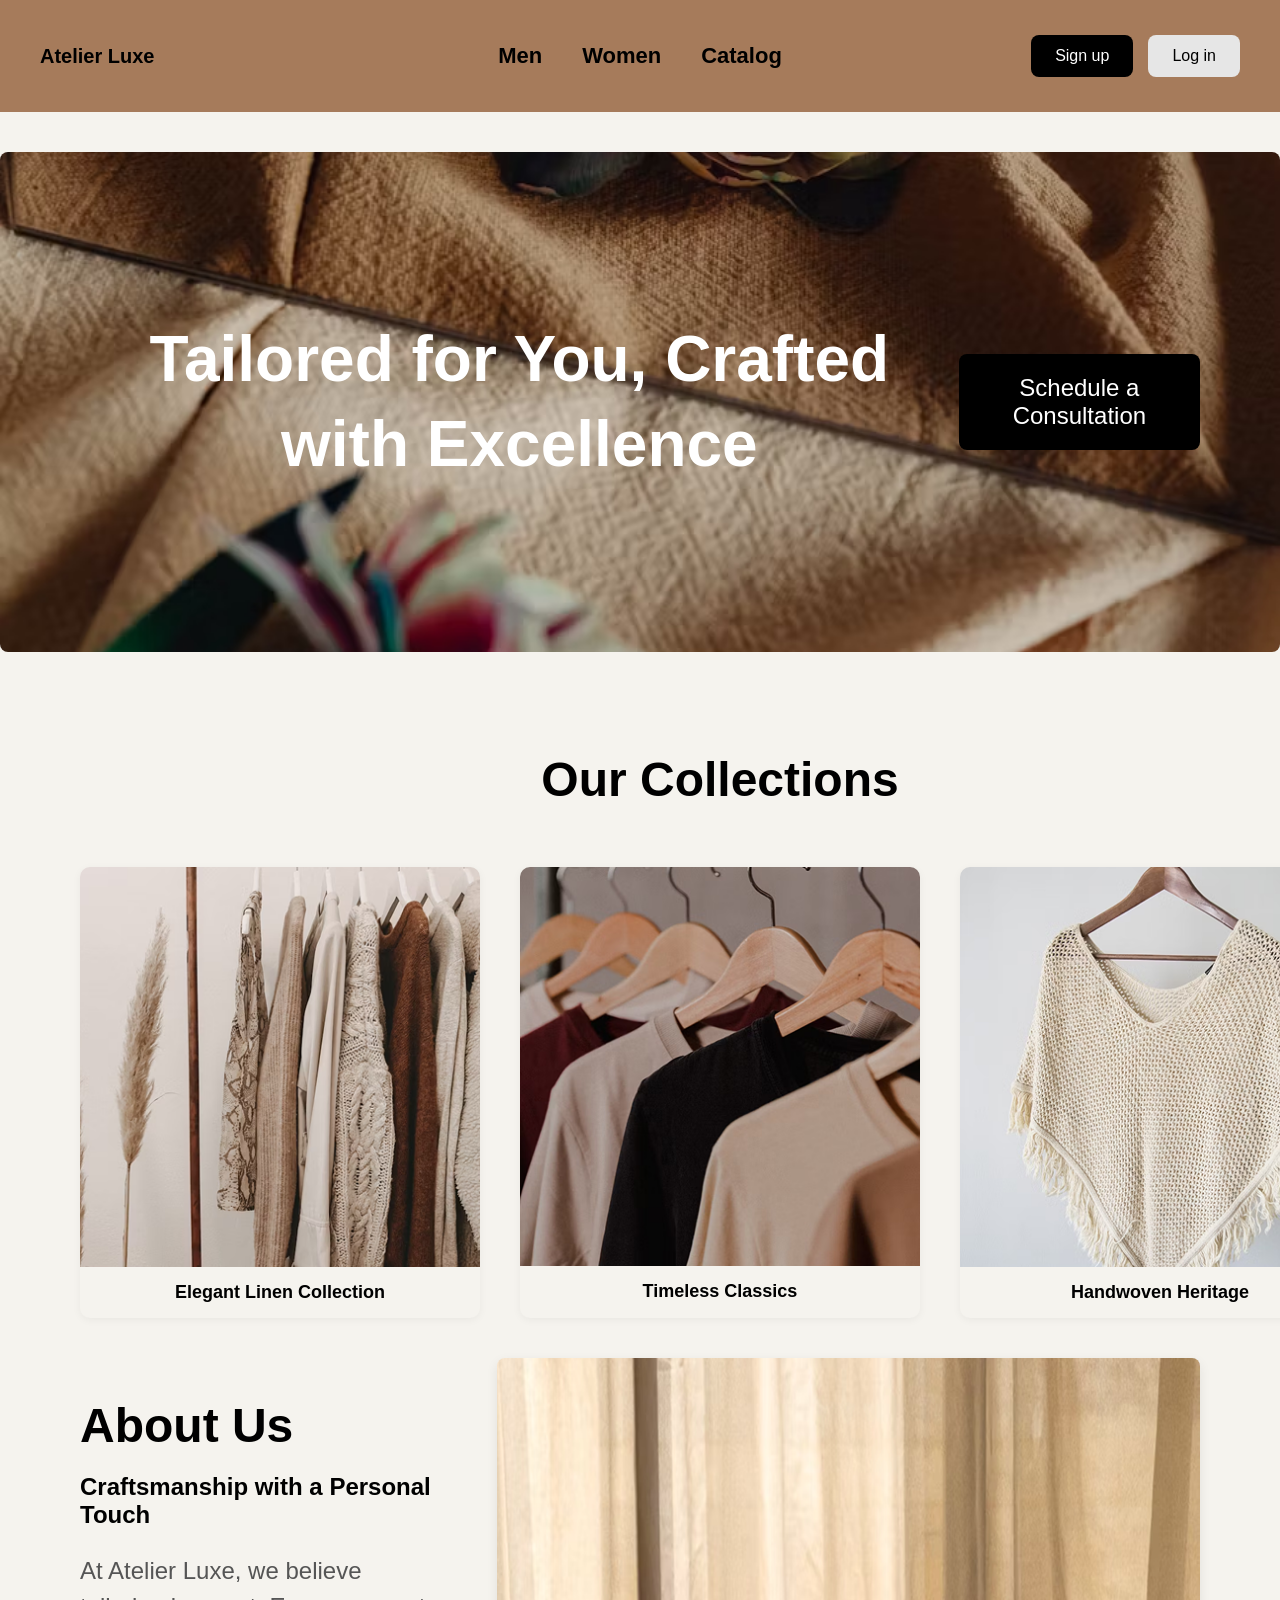
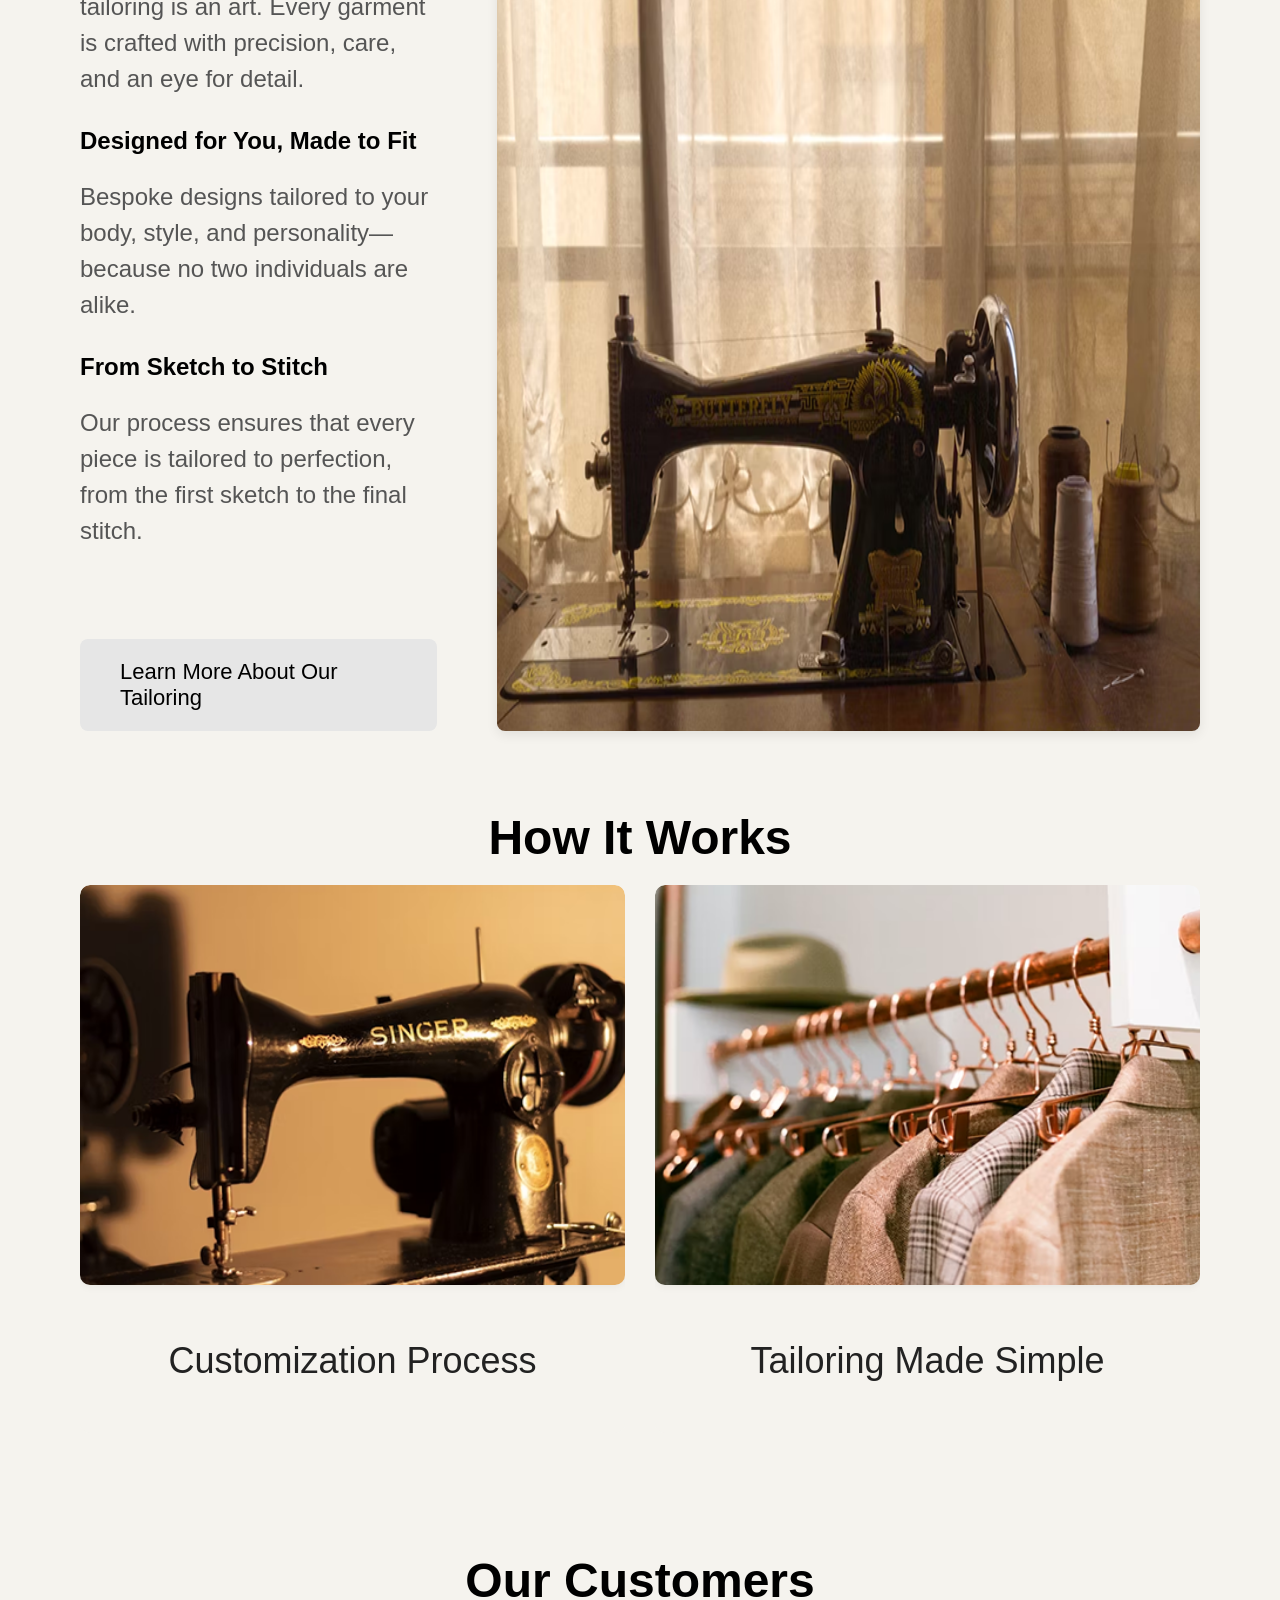
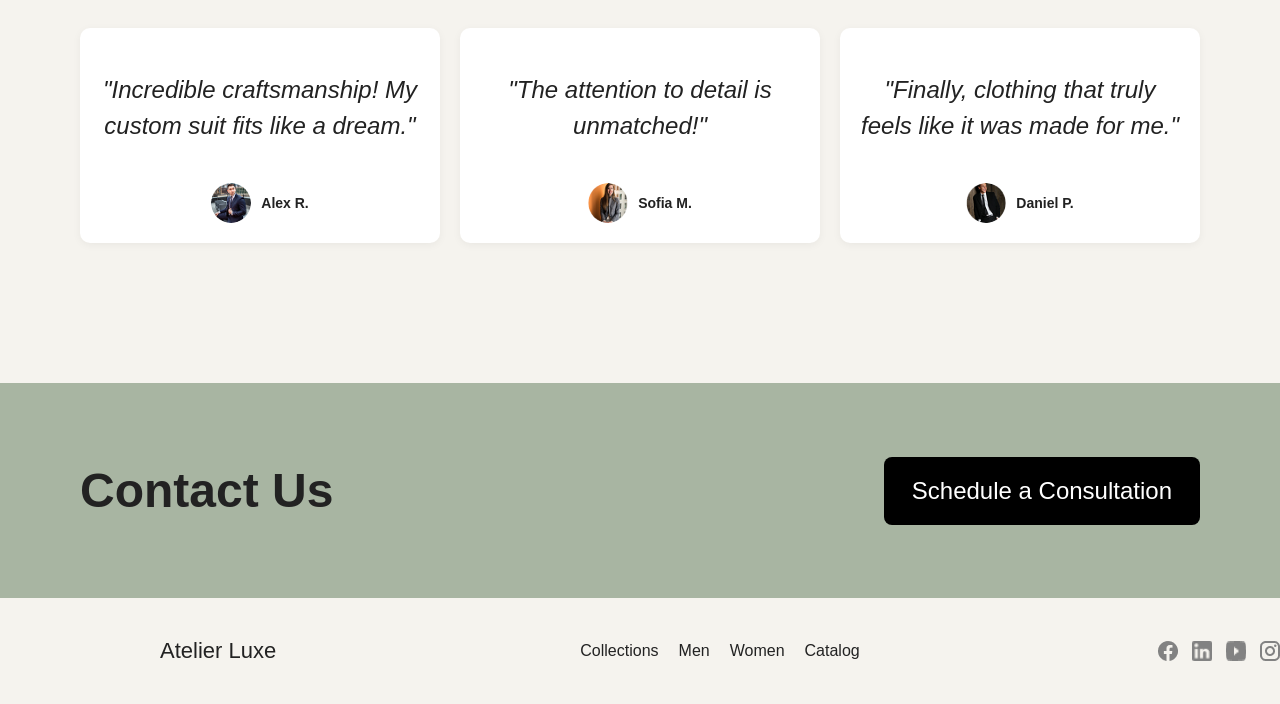
<file: Landing page/index.html>
<!DOCTYPE html>
<html lang="en">
<head>
  <meta charset="UTF-8">
  <meta name="viewport" content="width=device-width, initial-scale=1.0">
  <title>Atelier Luxe | Custom Clothing Tailored to Perfection</title>
  <meta name="description" content="Discover Atelier Luxe — expert tailoring and custom clothing designed for your style. Book your consultation today.">
  <meta name="keywords" content="Atelier Luxe, fashion, clothes, custom, clothing store near me, clothing stores, buy clothes online, fashion nova, custom offsets, custom t shirts, custom hoodies, fashion nova men, fashion clothes, clothing essentials, men's clothing, woman's clothing, trendy clothes for men">
  <link rel="stylesheet" href="styles.css">
</head>

<body>

  <header class="header">
    <div class="container header-inner">
      <div class="logo">
        <a href="index.html">Atelier Luxe</a>
      </div>
      <nav class="nav" aria-label="Main Navigation">
        <a href="catalog.html">Men</a>
        <a href="catalog.html">Women</a>
        <a href="catalog.html">Catalog</a>
      </nav>
      <div class="auth-buttons">
        <a href="signup.html" class="signup">Sign up</a>
        <a href="login.html" class="login">Log in</a>
      </div>
    </div>
  </header>

  <main>
  </main>

  <footer>
    <div class="footer-inner">
      <div class="footer-logo">Atelier Luxe</div>
      <nav class="footer-nav" aria-label="Footer Navigation">
        <a href="catalog.html">Collections</a>
        <a href="catalog.html">Men</a>
        <a href="catalog.html">Women</a>
        <a href="catalog.html">Catalog</a>
      </nav>
      <div class="social-icons">
        <img src="FB_Icon.png" alt="Visit us on Facebook">
        <img src="In_Icon.png" alt="Visit our LinkedIn profile">
        <img src="YT_Icon.png" alt="Watch us on YouTube">
        <img src="Inst_Icon.png" alt="Follow us on Instagram">
      </div>
    </div>
  </footer>

  <script src="landing.js"></script>
</body>
</html>
</file>
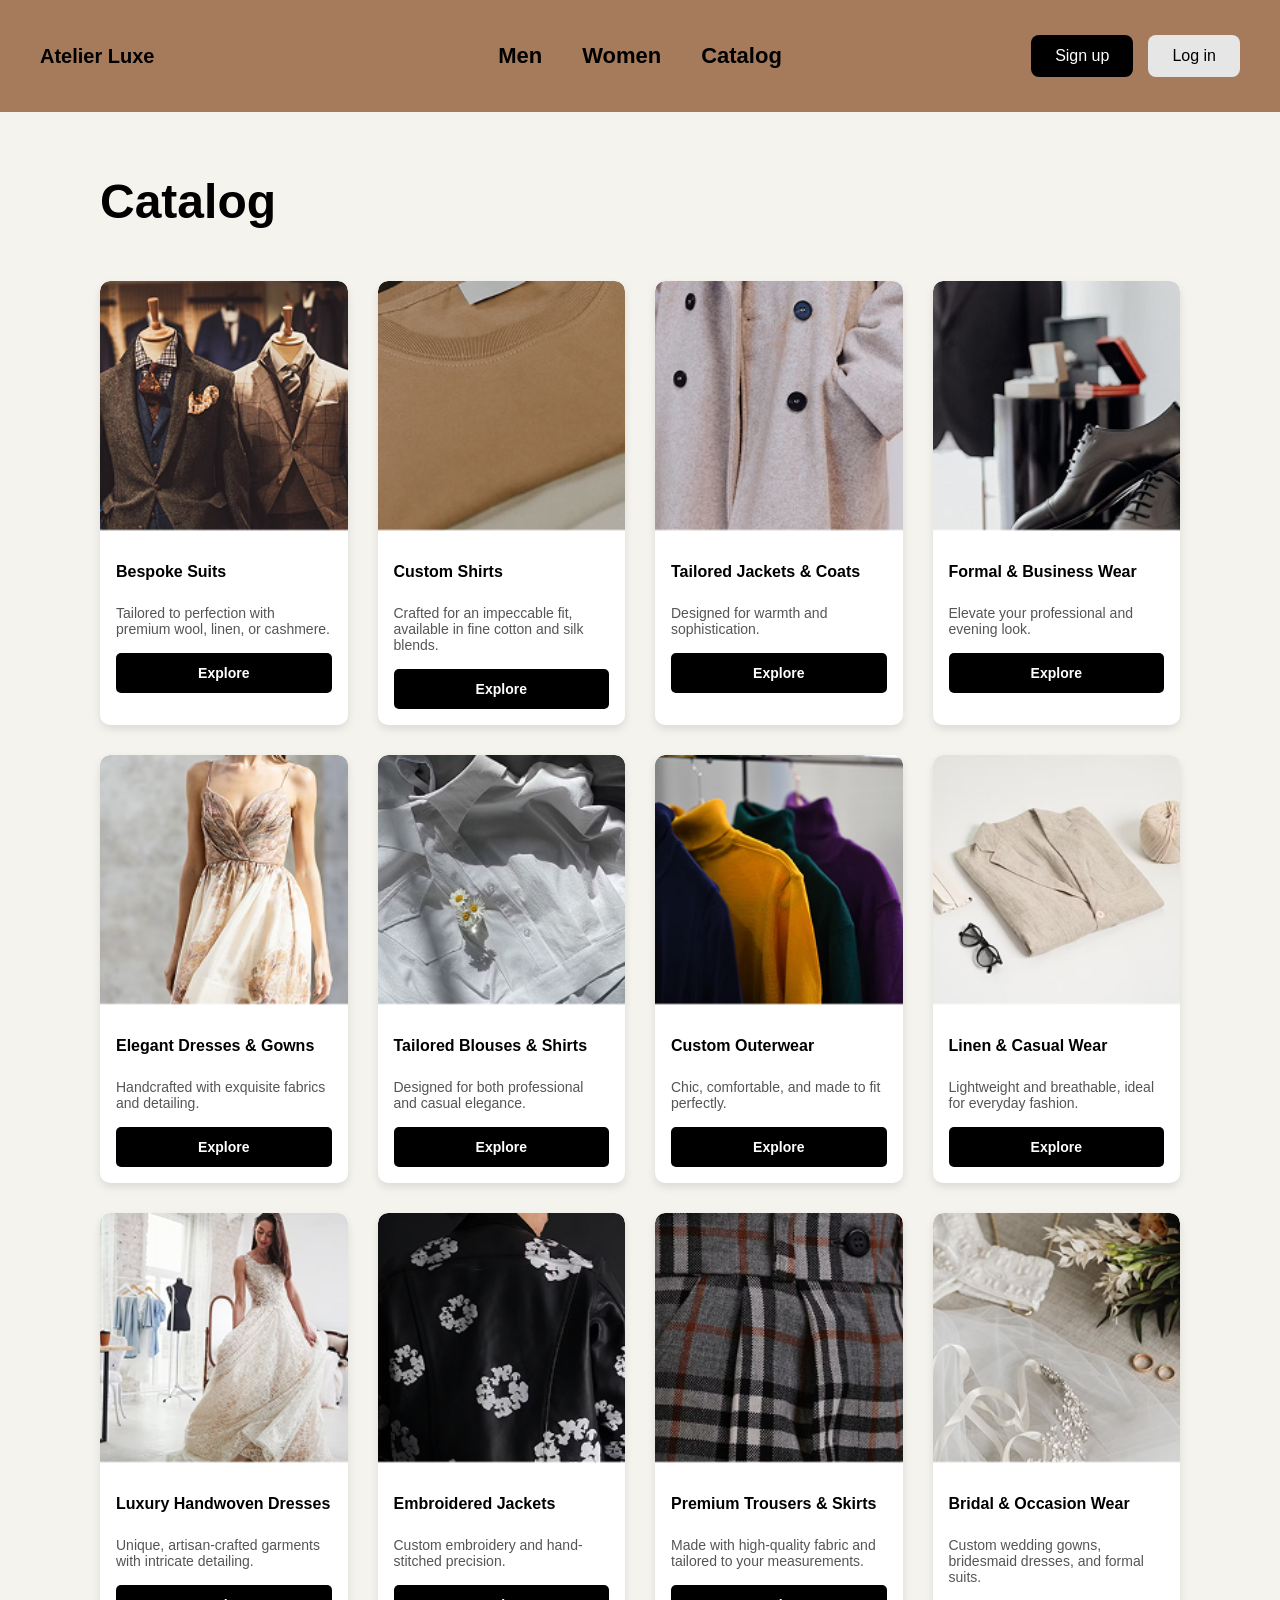
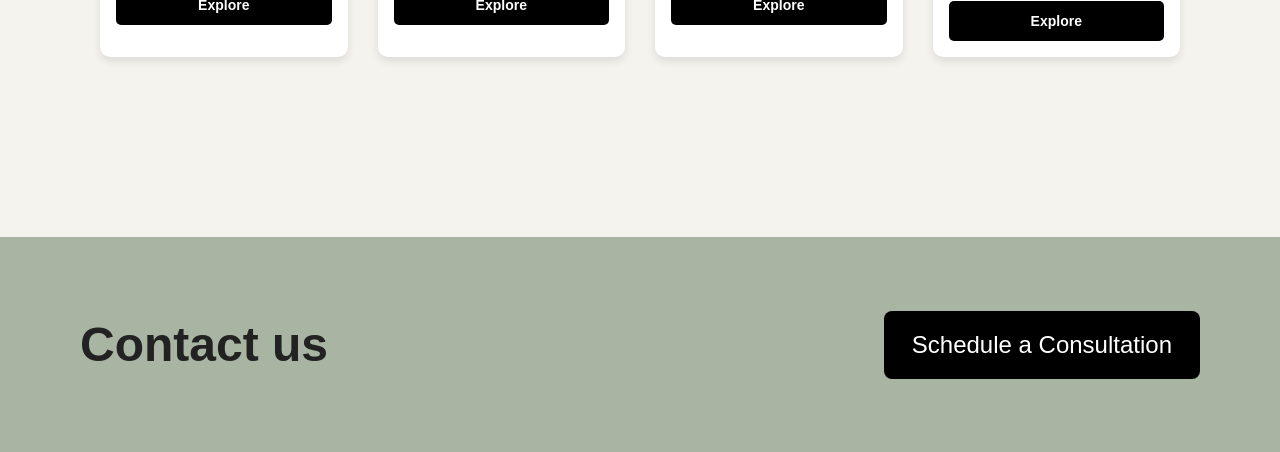
<file: Landing page/catalog.html>
<!DOCTYPE html>
<html lang="en">
<head>
  <meta charset="UTF-8" />
  <meta name="viewport" content="width=device-width, initial-scale=1.0" />
  <title>Catalog - Atelier Luxe</title>
  <link href="https://fonts.googleapis.com/css2?family=Poppins:wght@400;500;700&display=swap" rel="stylesheet" />
  <link rel="stylesheet" href="styles.css" />
</head>
<body>
  <header class="header">
    <div class="container header-inner">
      <div class="logo">
        <a href="index.html">Atelier Luxe</a>
      </div>
      <nav class="nav">
        <a href="catalog.html">Men</a>
        <a href="catalog.html">Women</a>
        <a href="catalog.html">Catalog</a>
      </nav>
      <div class="auth-buttons">
        <a href="signup.html" class="signup">Sign up</a>
        <a href="login.html" class="login">Log in</a>
      </div>
    </div>
  </header>

  <div class="main-title"><h1>Catalog</h1></div>

  <div class="blog-container">
  </div>

  <section class="contact">
    <div class="contact-inner">
      <h2>Contact us</h2>
      <a href="contactus.html" class="primary-btn">Schedule a Consultation</a>
    </div>
  </section>
  <script src="catalog.js"></script>
</body>
</html>
</file>
<file: Landing page/styles.css>
.signup-container {
  display: flex;
  flex-direction: column;
  min-height: 100vh;
  height: 100dvh;
  background-color: #F5F3EE;
  overflow: hidden;
}
.signup-container .signup-form {
  width: 100%;
  max-width: 500px;
  margin: 0 auto;
  padding: 40px 20px;
  display: flex;
  flex-direction: column;
  justify-content: center;
}
.signup-container .signup-form h2 {
  font-size: 1.5rem;
  color: #333;
  margin-bottom: 20px;
  text-align: center;
}
.signup-container .signup-form form {
  display: flex;
  flex-direction: column;
}
.signup-container .signup-form form label {
  margin: 10px 0 5px;
  font-size: 0.9rem;
  color: #333;
}
.signup-container .signup-form form input[type=text],
.signup-container .signup-form form input[type=email],
.signup-container .signup-form form input[type=password] {
  padding: 10px;
  border: 1px solid #ccc;
  border-radius: 5px;
  font-size: 1rem;
  background: #F5F3EE;
  margin-bottom: 10px;
}
.signup-container .signup-form form .checkbox-label {
  display: flex;
  align-items: center;
  font-size: 0.85rem;
  margin: 10px 0;
}
.signup-container .signup-form form .checkbox-label input {
  margin-right: 8px;
}
.signup-container .signup-form form .checkbox-label a {
  color: #A67B5B;
  text-decoration: underline;
}
.signup-container .signup-form form .signup-btn {
  padding: 10px 20px;
  background-color: #A8B5A2;
  color: #fff;
  border: none;
  border-radius: 4px;
  cursor: pointer;
  font-size: 1rem;
  padding: 12px;
  margin-top: 10px;
  text-transform: capitalize;
  font-weight: bold;
}
.signup-container .signup-form .signup-btn:hover {
  background: #ccc;
}
.signup-container .signup-form .divider {
  display: flex;
  align-items: center;
  margin: 20px 0;
}
.signup-container .signup-form .divider::before, .signup-container .signup-form .divider::after {
  content: "";
  flex: 1;
  height: 1px;
  background: #ccc;
}
.signup-container .signup-form .divider span {
  padding: 0 10px;
  color: #333;
  font-size: 0.85rem;
}
.signup-container .signup-form .social-buttons {
  display: flex;
  flex-direction: column;
  gap: 10px;
}
.signup-container .signup-form .social-buttons button {
  width: 100%;
  padding: 10px;
  font-size: 0.9rem;
  border-radius: 5px;
  border: 1px solid #ccc;
  cursor: pointer;
  background: #fff;
  color: #333;
  transition: 0.3s ease;
}
.signup-container .signup-form .social-buttons button:hover {
  background: #ccc;
}
.signup-container .signup-form .login-prompt {
  margin-top: 20px;
  font-size: 0.9rem;
  color: #555;
  text-align: center;
}
.signup-container .signup-form .login-prompt a {
  color: #333;
  text-decoration: underline;
}
.signup-container .signup-image {
  display: none;
}

@media (min-width: 768px) {
  .signup-container .signup-form {
    padding: 60px 40px;
    max-width: 500px;
    margin: 0 auto;
  }
  .signup-container .signup-form h2 {
    font-size: 1.75rem;
  }
  .signup-container .signup-form .social-buttons {
    flex-direction: row;
    gap: 10px;
  }
  .signup-container .signup-form .social-buttons button {
    flex: 1;
  }
}
@media (min-width: 1024px) {
  .signup-container {
    flex-direction: row;
  }
  .signup-container .signup-form {
    flex: 1;
    padding: 80px 40px;
    margin-left: 100px;
    max-width: 600px;
  }
  .signup-container .signup-form h2 {
    font-size: 2rem;
  }
  .signup-container .signup-form .signup-btn {
    font-size: 1.1rem;
  }
  .signup-container .signup-form .divider {
    margin: 30px 0;
  }
  .signup-container .signup-image {
    display: block;
    flex: 1;
    overflow: hidden;
  }
  .signup-container .signup-image img {
    width: 100%;
    height: 100%;
    -o-object-fit: cover;
       object-fit: cover;
    -o-object-position: center;
       object-position: center;
    transform: translateX(13%);
    border-top-left-radius: 40px;
    border-bottom-left-radius: 40px;
    display: block;
  }
}
.login-container {
  display: flex;
  flex-direction: column;
  min-height: 100vh;
  height: 100dvh;
  background-color: #F5F3EE;
  overflow: hidden;
}
.login-container .login-form {
  width: 100%;
  max-width: 500px;
  margin: 0 auto;
  padding: 40px 20px;
  display: flex;
  flex-direction: column;
  justify-content: center;
}
.login-container .login-form h2 {
  font-size: 1.5rem;
  color: #333;
  margin-bottom: 20px;
  text-align: center;
}
.login-container .login-form form {
  display: flex;
  flex-direction: column;
}
.login-container .login-form form label {
  margin: 10px 0 5px;
  font-size: 0.9rem;
  color: #333;
}
.login-container .login-form form input[type=email],
.login-container .login-form form input[type=password] {
  padding: 10px;
  border: 1px solid #ccc;
  border-radius: 5px;
  font-size: 1rem;
  background: #F5F3EE;
  margin-bottom: 10px;
}
.login-container .login-form form .checkbox-label {
  display: flex;
  align-items: center;
  font-size: 0.85rem;
  margin: 10px 0;
}
.login-container .login-form form .checkbox-label input {
  margin-right: 8px;
}
.login-container .login-form form .checkbox-label a {
  color: #A67B5B;
  text-decoration: underline;
}
.login-container .login-form form .login-btn {
  padding: 10px 20px;
  background-color: #A8B5A2;
  color: #fff;
  border: none;
  border-radius: 4px;
  cursor: pointer;
  font-size: 1rem;
  padding: 12px;
  margin-top: 10px;
  text-transform: capitalize;
  font-weight: bold;
}
.login-container .login-form .login-btn:hover {
  background: #ccc;
}
.login-container .login-form .divider {
  display: flex;
  align-items: center;
  margin: 20px 0;
}
.login-container .login-form .divider::before, .login-container .login-form .divider::after {
  content: "";
  flex: 1;
  height: 1px;
  background: #ccc;
}
.login-container .login-form .divider span {
  padding: 0 10px;
  color: #333;
  font-size: 0.85rem;
}
.login-container .login-form .social-buttons {
  display: flex;
  flex-direction: column;
  gap: 10px;
}
.login-container .login-form .social-buttons button {
  width: 100%;
  padding: 10px;
  font-size: 0.9rem;
  border-radius: 5px;
  border: 1px solid #ccc;
  cursor: pointer;
  background: #fff;
  color: #333;
  transition: 0.3s ease;
}
.login-container .login-form .social-buttons button:hover {
  background: #ccc;
}
.login-container .login-form .signup-prompt {
  margin-top: 20px;
  font-size: 0.9rem;
  color: #555;
  text-align: center;
}
.login-container .login-form .signup-prompt a {
  color: #333;
  text-decoration: underline;
}
.login-container .login-image {
  display: none;
}

@media (min-width: 768px) {
  .login-container .login-form {
    padding: 60px 40px;
    max-width: 500px;
    margin: 0 auto;
  }
  .login-container .login-form h2 {
    font-size: 1.75rem;
  }
  .login-container .login-form .social-buttons {
    flex-direction: row;
    gap: 10px;
  }
  .login-container .login-form .social-buttons button {
    flex: 1;
  }
}
@media (min-width: 1024px) {
  .login-container {
    flex-direction: row;
  }
  .login-container .login-form {
    flex: 1;
    padding: 80px 40px;
    margin-left: 100px;
    max-width: 600px;
  }
  .login-container .login-form h2 {
    font-size: 2rem;
  }
  .login-container .login-form .login-btn {
    font-size: 1.1rem;
  }
  .login-container .login-form .divider {
    margin: 30px 0;
  }
  .login-container .login-image {
    display: block;
    flex: 1;
    overflow: hidden;
  }
  .login-container .login-image img {
    width: 100%;
    height: 100%;
    -o-object-fit: cover;
       object-fit: cover;
    -o-object-position: center;
       object-position: center;
    transform: translateX(13%);
    border-top-left-radius: 40px;
    border-bottom-left-radius: 40px;
    display: block;
  }
}
.contact-container {
  display: flex;
  flex-direction: column;
  min-height: 100vh;
  height: 100dvh;
  background-color: #F5F3EE;
  overflow: hidden;
}
.contact-container .contact-image {
  display: none;
}
.contact-container .contact-form {
  width: 100%;
  max-width: 500px;
  margin: 0 auto;
  padding: 40px 20px;
  display: flex;
  flex-direction: column;
  justify-content: center;
}
.contact-container .contact-form h2 {
  font-size: 1.5rem;
  color: #333;
  margin-bottom: 20px;
  text-align: center;
}
.contact-container .contact-form form {
  display: flex;
  flex-direction: column;
}
.contact-container .contact-form form label {
  margin: 10px 0 5px;
  font-size: 0.9rem;
  color: #333;
}
.contact-container .contact-form form input[type=text],
.contact-container .contact-form form input[type=email] {
  padding: 10px;
  border: 1px solid #ccc;
  border-radius: 5px;
  font-size: 1rem;
  background: #F5F3EE;
  margin-bottom: 10px;
}
.contact-container .contact-form form .contact-btn {
  padding: 10px 20px;
  background-color: #A8B5A2;
  color: #fff;
  border: none;
  border-radius: 4px;
  cursor: pointer;
  font-size: 1rem;
  padding: 12px;
  margin-top: 10px;
  text-transform: capitalize;
  font-weight: bold;
}
.contact-container .contact-form form .contact-btn:hover {
  background: #ccc;
}
.contact-container .contact-form .back-link {
  margin-top: 10px;
  color: #333;
  text-decoration: underline;
  font-size: 0.9rem;
  text-align: center;
}

@media (min-width: 768px) {
  .contact-container .contact-form {
    padding: 60px 40px;
    max-width: 500px;
    margin: 0 auto;
  }
  .contact-container .contact-form h2 {
    font-size: 1.75rem;
  }
  .contact-container .contact-form form .contact-btn {
    font-size: 1.05rem;
  }
}
@media (min-width: 1024px) {
  .contact-container {
    flex-direction: row;
  }
  .contact-container .contact-image {
    display: block;
    flex: 1;
    overflow: hidden;
  }
  .contact-container .contact-image img {
    width: 100%;
    height: 100%;
    -o-object-fit: cover;
       object-fit: cover;
    -o-object-position: center;
       object-position: center;
    transform: translateX(-13%);
    border-top-right-radius: 40px;
    border-bottom-right-radius: 40px;
    display: block;
  }
  .contact-container .contact-form {
    flex: 1;
    padding: 80px 40px;
    margin-right: 100px;
    max-width: 600px;
  }
  .contact-container .contact-form h2 {
    font-size: 2rem;
  }
  .contact-container .contact-form form .contact-btn {
    font-size: 1.1rem;
  }
}
.info-page {
  width: 100%;
  margin: 30px auto;
  padding: 0 20px;
  font-family: "Lato", sans-serif;
  color: #333;
  background-color: #F5F3EE;
}
.info-page .info-section {
  margin-bottom: 30px;
}
.info-page .info-section h2 {
  font-size: 1.4rem;
  margin-bottom: 12px;
  color: #333;
}
.info-page .info-section p, .info-page .info-section li {
  font-size: 0.95rem;
  color: #555;
  line-height: 1.5;
}
.info-page .info-section ul, .info-page .info-section ol {
  margin: 0;
  padding-left: 1.2rem;
  list-style-position: outside;
}
.info-page .info-section ul li, .info-page .info-section ol li {
  padding-left: 0.4rem;
  text-indent: -0.4rem;
  margin-bottom: 6px;
  line-height: 1.5;
}
.info-page .info-section .faq p {
  margin-bottom: 15px;
}
.info-page .contact-block {
  padding: 20px;
  border-radius: 8px;
  background: #F5F3EE;
}
.info-page .contact-block h2 {
  margin-bottom: 8px;
}
.info-page .contact-block p {
  margin-bottom: 15px;
  color: #555;
}
.info-page .contact-block .contact-details {
  display: flex;
  flex-direction: column;
  gap: 15px;
}
.info-page .contact-block .contact-details .contact-text {
  width: 100%;
}
.info-page .contact-block .contact-details ul {
  margin: 0;
  padding: 0;
  line-height: 1.6;
  font-size: 0.9rem;
  list-style-type: disc;
  list-style-position: inside;
}
.info-page .contact-block .contact-details .primary-btn {
  width: 100%;
  text-align: center;
  margin-top: 10px;
  text-decoration: none;
}

@media (min-width: 768px) {
  .info-page {
    max-width: 800px;
    margin: 40px auto;
    padding: 0 30px;
  }
  .info-page .info-section {
    margin-bottom: 35px;
  }
  .info-page .info-section h2 {
    font-size: 1.6rem;
    margin-bottom: 14px;
  }
  .info-page .info-section p, .info-page .info-section li {
    font-size: 0.98rem;
    line-height: 1.55;
  }
  .info-page .info-section ul, .info-page .info-section ol {
    padding-left: 1.4rem;
  }
  .info-page .info-section ul li, .info-page .info-section ol li {
    padding-left: 0.45rem;
    text-indent: -0.45rem;
    margin-bottom: 7px;
  }
  .info-page .info-section .faq p {
    margin-bottom: 18px;
  }
  .info-page .contact-block {
    padding: 25px;
    border-radius: 9px;
  }
  .info-page .contact-block .contact-details {
    flex-direction: row;
    flex-wrap: wrap;
    gap: 20px;
  }
  .info-page .contact-block .contact-details .contact-text {
    flex: 1 1 60%;
  }
  .info-page .contact-block .contact-details .primary-btn {
    width: auto;
    margin-top: 0;
  }
}
@media (min-width: 1024px) {
  .info-page {
    max-width: 900px;
    margin: 60px auto;
    padding: 0 40px;
  }
  .info-page .info-section {
    margin-bottom: 40px;
  }
  .info-page .info-section h2 {
    font-size: 1.7rem;
    margin-bottom: 15px;
  }
  .info-page .info-section p, .info-page .info-section li {
    font-size: 1rem;
    line-height: 1.6;
  }
  .info-page .info-section ul, .info-page .info-section ol {
    padding-left: 1.5rem;
  }
  .info-page .info-section ul li, .info-page .info-section ol li {
    padding-left: 0.5rem;
    text-indent: -0.5rem;
    margin-bottom: 8px;
  }
  .info-page .info-section .faq p {
    margin-bottom: 20px;
  }
  .info-page .contact-block {
    padding: 30px;
    border-radius: 10px;
  }
  .info-page .contact-block .contact-details {
    justify-content: space-between;
    align-items: flex-start;
    flex-wrap: nowrap;
  }
  .info-page .contact-block .contact-details .contact-text {
    flex: 1 1 60%;
  }
  .info-page .contact-block .contact-details .primary-btn {
    transform: translateY(4px);
    height: -moz-fit-content;
    height: fit-content;
    white-space: nowrap;
  }
}
body {
  margin: 0;
  font-family: "Lato", sans-serif;
}

.header {
  display: flex;
  flex-direction: column;
  padding: 20px;
  background: #fff;
}
.header .logo {
  font-weight: bold;
  font-size: 18px;
  color: #000;
  margin-bottom: 15px;
}
.header .nav-links {
  display: flex;
  flex-direction: column;
  gap: 10px;
  font-size: 16px;
}
.header .nav-links a {
  text-decoration: none;
  color: #000;
}

.divider {
  border: none;
  border-top: 1px solid #ccc;
  margin: 0;
}

.main-title {
  display: flex;
  flex-direction: column;
  align-items: flex-start;
  margin-top: 20px;
  font-size: 20px;
  padding: 10px 20px 20px;
}
.main-title .see-all-button {
  background: #fff;
  border: 1px solid #000;
  padding: 6px 12px;
  border-radius: 5px;
  cursor: pointer;
  font-size: 14px;
  font-weight: bold;
  margin-top: 10px;
}
.main-title .see-all-button:hover {
  background: #E6E6E6;
}

.blog-container {
  display: grid;
  grid-template-columns: 1fr;
  gap: 20px;
  padding: 0 20px 40px;
}

.blog-card {
  background: #fff;
  border-radius: 10px;
  box-shadow: 0 4px 8px rgba(0, 0, 0, 0.1);
  overflow: hidden;
  transition: transform 0.2s;
}
.blog-card:hover {
  transform: translateY(-4px);
}
.blog-card .blog-img img {
  width: 100%;
  height: 200px;
  -o-object-fit: cover;
     object-fit: cover;
  display: block;
  border-top-left-radius: 10px;
  border-top-right-radius: 10px;
}
.blog-card .blog-content {
  display: flex;
  flex-direction: column;
  justify-content: space-between;
  padding: 16px;
}
.blog-card .blog-content p {
  font-size: 14px;
  color: #555;
  margin-bottom: 8px;
}
.blog-card .blog-content .blog-title {
  font-size: 16px;
  font-weight: bold;
  margin-bottom: 10px;
  color: #000;
}
.blog-card .blog-content .blog-button {
  width: 100%;
  background: #000;
  color: #fff;
  margin-top: 8px;
  padding: 12px;
  border-radius: 5px;
  text-decoration: none;
  font-weight: bold;
  border: none;
  cursor: pointer;
  text-align: center;
  font-size: 14px;
}
.blog-card .blog-content .blog-button:hover {
  background: #333;
}

.footer-cta {
  background: #A8B5A2;
  padding: 40px 20px;
  display: flex;
  flex-direction: column;
  gap: 20px;
  text-align: center;
}
.footer-cta h2 {
  font-size: 20px;
  margin: 0;
  color: #222;
}
.footer-cta .blog-button {
  width: auto;
  background: #000;
  color: #fff;
  padding: 12px 16px;
  font-size: 14px;
  font-weight: bold;
  border-radius: 5px;
  border: none;
  cursor: pointer;
  text-decoration: none;
  margin: 0 auto;
}
.footer-cta .blog-button:hover {
  background: #333;
}

@media (min-width: 768px) {
  .header {
    flex-direction: row;
    justify-content: space-between;
    align-items: center;
    padding: 20px 40px;
  }
  .header .logo {
    margin-bottom: 0;
    font-size: 20px;
  }
  .header .nav-links {
    flex-direction: row;
    gap: 20px;
    font-size: 16px;
  }
  .main-title {
    flex-direction: row;
    justify-content: space-between;
    align-items: center;
    padding: 10px 40px 20px;
    font-size: 22px;
  }
  .main-title .see-all-button {
    margin-top: 0;
    font-size: 16px;
    padding: 8px 16px;
  }
  .blog-container {
    grid-template-columns: repeat(2, 1fr);
    gap: 25px;
    padding: 0 40px 60px;
  }
  .blog-card .blog-img img {
    height: 220px;
  }
  .footer-cta {
    flex-direction: row;
    justify-content: space-between;
    align-items: center;
    padding: 50px 40px;
    text-align: left;
  }
  .footer-cta h2 {
    font-size: 22px;
  }
  .footer-cta .blog-button {
    font-size: 16px;
    padding: 14px 18px;
  }
}
@media (min-width: 1024px) {
  .header {
    padding: 20px 100px;
  }
  .header .nav-links {
    gap: 40px;
  }
  .main-title {
    padding: 10px 100px 20px;
    font-size: 24px;
  }
  .blog-container {
    grid-template-columns: repeat(4, 1fr);
    gap: 30px;
    padding: 0 100px 80px;
  }
  .blog-card .blog-img img {
    height: 250px;
  }
  .footer-cta {
    padding: 60px 100px;
  }
  .footer-cta h2 {
    font-size: 24px;
  }
  .footer-cta .blog-button {
    padding: 16px 20px;
  }
}
html {
  scrollbar-width: none;
  -ms-overflow-style: none;
}

html::-webkit-scrollbar {
  display: none;
}

body {
  font-family: "Lato", sans-serif;
  margin: 0;
  padding: 0;
  background: #F5F3EE;
  width: 100vw;
  overflow-x: hidden;
}

.container {
  width: 100%;
  padding: 0 20px;
  box-sizing: border-box;
}

.header {
  background-color: #A67B5B;
  width: 100%;
  box-sizing: border-box;
  position: sticky;
  top: 0;
  z-index: 1000;
}

.header-inner {
  width: 100%;
  max-width: 1280px;
  margin: 0 auto;
  padding: 25px 80px;
  display: flex;
  justify-content: space-between;
  align-items: center;
}

.logo {
  flex: 1;
  font-size: 24px;
  font-weight: 600;
  color: #000;
}

.nav {
  display: flex;
  gap: 30px;
  justify-content: center;
  flex: 2;
}

.header .nav a {
  font-weight: 600;
  font-size: 18px;
}

.nav a {
  text-decoration: none;
  color: #000;
  font-size: 18px;
  font-weight: 500;
}

.auth-buttons {
  display: flex;
  gap: 15px;
  flex: 1;
  justify-content: flex-end;
}

.signup, .login {
  padding: 10px 20px;
  border: none;
  border-radius: 8px;
  font-size: 14px;
  cursor: pointer;
  transition: background-color 0.3s ease, transform 0.3s ease;
  width: 100%;
  text-align: center;
}

.signup {
  background-color: #000;
  color: #fff;
}

.signup:hover {
  background-color: #333;
  transform: scale(1.05);
}

.login {
  background-color: #E6E6E6;
  color: #000;
}

.login:hover {
  background-color: #ccc;
  transform: scale(1.05);
}

.hero {
  position: relative;
  width: 100%;
  margin: 20px auto;
  border-radius: 8px;
  overflow: hidden;
  background: url("hero.png") no-repeat center center/cover;
  height: 400px;
  display: flex;
  align-items: center;
  padding: 0 20px;
  color: #fff;
  transition: transform 0.3s ease;
}

.hero:hover {
  transform: scale(1.02);
}

.hero-content {
  max-width: 100%;
  padding-left: 0;
  animation: fadeIn 1s ease-in-out;
  text-align: center;
}

.hero h1 {
  font-size: 32px;
  font-weight: 700;
  line-height: 1.2;
}

.primary-btn {
  background-color: #000;
  color: #fff;
  font-size: 16px;
  padding: 12px 20px;
  border: none;
  border-radius: 8px;
  cursor: pointer;
  transition: background-color 0.3s ease;
  display: inline-block;
  text-align: center;
}

.primary-btn:hover {
  background-color: #333;
}

.collections {
  padding: 20px 0 40px 0;
  background-color: #F5F3EE;
}

.collections-content {
  width: 100%;
  max-width: 1280px;
  margin: 0 auto;
  padding: 0 80px;
  display: flex;
  flex-direction: column;
  gap: 20px;
}

.collections-content h2 {
  font-size: 36px;
  font-weight: 700;
  margin-bottom: 40px;
  text-align: center;
}

.collection-cards {
  display: flex;
  flex-direction: column;
  gap: 20px;
}

.collection-card {
  width: 100%;
  background-color: #F5F3EE;
  border-radius: 10px;
  overflow: hidden;
  box-shadow: 0 2px 8px rgba(0, 0, 0, 0.05);
  text-align: center;
  transition: transform 0.3s ease, box-shadow 0.3s ease;
  cursor: pointer;
}

.collection-card:hover {
  transform: translateY(-8px);
  box-shadow: 0 8px 20px rgba(0, 0, 0, 0.1);
}

.collection-card img {
  width: 100%;
  height: auto;
  display: block;
}

.collection-card h3 {
  font-size: 18px;
  font-weight: 600;
  margin: 15px 0;
}

.about-section {
  display: flex;
  flex-direction: column;
  gap: 30px;
  background-color: #F5F3EE;
  padding: 0 20px;
  box-sizing: border-box;
}

.about-text h2 {
  font-size: 28px;
  font-weight: 700;
  margin-bottom: 20px;
  text-align: center;
}
.about-text h3 {
  font-size: 20px;
  font-weight: 600;
  margin-top: 15px;
  margin-bottom: 8px;
}
.about-text p {
  font-size: 16px;
  color: #555;
  line-height: 1.5;
  margin-bottom: 20px;
}

.secondary-btn {
  margin-top: 40px;
  padding: 16px 32px;
  background-color: #E6E6E6;
  color: #000;
  border: none;
  border-radius: 8px;
  font-size: 18px;
  font-weight: 500;
  cursor: pointer;
  transition: all 0.3s ease;
  display: inline-block;
}

.secondary-btn:hover {
  background-color: #ccc;
  transform: translateY(-2px);
}

.about-section img {
  width: 100%;
  border-radius: 8px;
  box-shadow: 0 4px 12px rgba(0, 0, 0, 0.08);
}

.how-it-works {
  background-color: #F5F3EE;
  padding: 20px;
  box-sizing: border-box;
}

.how-it-works h2 {
  font-size: 28px;
  font-weight: bold;
  margin-bottom: 20px;
  text-align: center;
}

.how-it-works-container {
  display: flex;
  flex-direction: column;
  gap: 20px;
}

.how-card {
  width: 100%;
  text-align: center;
  transition: transform 0.3s ease, box-shadow 0.3s ease, border-radius 0.3s ease;
  cursor: pointer;
  border-radius: 10px;
  background-color: #F5F3EE;
  overflow: hidden;
}

.how-card:hover {
  transform: translateY(-8px);
  box-shadow: 0 8px 20px rgba(0, 0, 0, 0.1);
  border-radius: 10px;
}

.how-card img {
  width: 100%;
  height: 250px;
  -o-object-fit: cover;
     object-fit: cover;
  border-radius: 10px;
  box-shadow: 0 2px 8px rgba(0, 0, 0, 0.05);
}

.how-card p {
  font-size: 20px;
  font-weight: 500;
  color: #222;
  padding: 15px;
}

.testimonials {
  background-color: #F5F3EE;
  padding: 20px;
  box-sizing: border-box;
}

.testimonials h2 {
  font-size: 28px;
  font-weight: bold;
  margin-bottom: 20px;
  text-align: center;
}

.testimonial-container {
  display: flex;
  flex-direction: column;
  gap: 20px;
}

.customer-quote {
  width: 100%;
  background-color: #fff;
  border-radius: 10px;
  padding: 20px;
  box-shadow: 0 2px 8px rgba(0, 0, 0, 0.05);
  display: flex;
  flex-direction: column;
  justify-content: space-between;
  gap: 15px;
}

.customer-quote p {
  text-align: center;
  font-size: 16px;
  font-style: italic;
  color: #222;
  line-height: 1.5;
}

.customer-avatar {
  display: flex;
  align-items: center;
  justify-content: center;
  gap: 10px;
}

.customer-avatar img {
  width: 40px;
  height: 40px;
  border-radius: 50%;
}

.customer-avatar span {
  font-size: 14px;
  font-weight: 600;
  color: #222;
}

.contact {
  background-color: #A8B5A2;
  margin-top: 40px;
  padding: 20px;
  width: 100%;
  box-sizing: border-box;
}

.contact-inner {
  width: 100%;
  display: flex;
  flex-direction: column;
  align-items: center;
  gap: 20px;
  box-sizing: border-box;
}

.contact h2 {
  font-size: 28px;
  font-weight: bold;
  color: #222;
  text-align: center;
}

footer {
  background-color: #F5F3EE;
  padding: 40px 0;
}

.footer-inner {
  width: 100%;
  max-width: 1280px;
  margin: 0 auto;
  padding: 0 80px;
  display: flex;
  justify-content: space-between;
  align-items: center;
}

.footer-logo {
  flex: 1;
  font-size: 20px;
  font-weight: 500;
  color: #222;
}

.footer-nav {
  flex: 2;
  display: flex;
  gap: 30px;
  justify-content: center;
}

.footer-nav a {
  text-decoration: none;
  color: #222;
  font-size: 16px;
  font-weight: 400;
  transition: color 0.3s ease;
}

.social-icons {
  flex: 1;
  display: flex;
  gap: 14px;
  justify-content: flex-end;
}

.social-icons img {
  width: 20px;
  height: 20px;
  cursor: pointer;
  transition: opacity 0.3s ease;
}

a {
  text-decoration: none;
  color: #000;
}

@keyframes fadeIn {
  from {
    opacity: 0;
    transform: translateY(20px);
  }
  to {
    opacity: 1;
    transform: translateY(0);
  }
}
@media (min-width: 768px) {
  .container {
    max-width: 1280px;
    padding: 0 40px;
  }
  .header {
    padding: 0 40px;
  }
  .header-inner {
    flex-direction: row;
    justify-content: space-between;
    padding: 30px 0;
    gap: 30px;
  }
  .logo {
    font-size: 28px;
  }
  .nav {
    flex-direction: row;
    gap: 30px;
  }
  .header .nav a,
  .nav a {
    font-size: 20px;
  }
  .auth-buttons {
    flex-direction: row;
    width: auto;
  }
  .signup, .login {
    width: auto;
    font-size: 16px;
    padding: 12px 24px;
  }
  .hero {
    margin: 30px auto;
    height: 450px;
    padding: 0 40px;
  }
  .hero h1 {
    font-size: 48px;
  }
  .primary-btn {
    font-size: 20px;
    padding: 16px 24px;
  }
  .collections-content {
    padding: 0 40px;
  }
  .collection-cards {
    flex-direction: row;
    flex-wrap: wrap;
    gap: 30px;
  }
  .collection-card {
    flex: 1 1 calc(50% - 15px);
  }
  .about-section {
    flex-direction: row;
    padding: 0 40px;
    gap: 40px;
  }
  .about-text h2 {
    font-size: 36px;
    text-align: left;
  }
  .about-text h3 {
    font-size: 22px;
  }
  .about-text p {
    font-size: 18px;
    margin-bottom: 25px;
  }
  .secondary-btn {
    margin-top: 50px;
    padding: 18px 36px;
    font-size: 20px;
  }
  .how-it-works {
    padding: 30px 40px;
  }
  .how-it-works h2 {
    font-size: 36px;
  }
  .how-it-works-container {
    flex-direction: row;
    gap: 30px;
  }
  .how-card {
    flex: 1 1 calc(50% - 15px);
  }
  .how-card img {
    height: 300px;
  }
  .how-card p {
    font-size: 24px;
  }
  .testimonials {
    padding: 30px 40px;
  }
  .testimonials h2 {
    font-size: 36px;
  }
  .testimonial-container {
    flex-direction: row;
    flex-wrap: wrap;
    gap: 20px;
  }
  .customer-quote {
    flex: 1 1 calc(50% - 10px);
  }
  .customer-quote p {
    font-size: 18px;
  }
  .contact {
    margin-top: 60px;
    padding: 30px 40px;
  }
  .contact h2 {
    font-size: 36px;
  }
  .contact-inner {
    flex-direction: row;
    justify-content: space-between;
  }
  footer {
    padding: 30px 40px;
  }
  .footer-inner {
    flex-direction: row;
    justify-content: space-between;
  }
  .footer-logo {
    font-size: 22px;
    text-align: left;
  }
  .footer-nav {
    flex-direction: row;
    gap: 20px;
  }
  .footer-nav a {
    font-size: 16px;
  }
  .collections-content h2 {
    font-size: 48px;
  }
}
@media (min-width: 1024px) {
  .header-inner {
    padding: 35px 0;
  }
  .logo {
    font-size: 32px;
  }
  .nav {
    gap: 40px;
  }
  .header .nav a,
  .nav a {
    font-size: 22px;
  }
  .hero {
    margin: 40px auto;
    height: 500px;
    padding: 0 80px;
  }
  .hero h1 {
    font-size: 64px;
    line-height: 85px;
  }
  .primary-btn {
    font-size: 24px;
    padding: 20px 28px;
  }
  .collections-content {
    font-size: 48px;
    padding: 0 80px;
  }
  .collection-cards {
    display: grid;
    grid-template-columns: repeat(3, 1fr);
    gap: 40px;
  }
  .collection-card {
    width: 100%;
  }
  .about-section {
    padding: 0 80px;
    gap: 60px;
  }
  .about-text h2 {
    font-size: 48px;
  }
  .about-text h3 {
    font-size: 24px;
  }
  .about-text p {
    font-size: 24px;
    margin-bottom: 30px;
  }
  .secondary-btn {
    margin-top: 60px;
    padding: 20px 40px;
    font-size: 22px;
  }
  .how-it-works {
    padding: 40px 80px;
  }
  .how-it-works h2 {
    font-size: 48px;
  }
  .how-card img {
    height: 400px;
  }
  .how-card p {
    font-size: 36px;
  }
  .testimonials {
    padding: 40px 80px;
  }
  .testimonials h2 {
    font-size: 48px;
  }
  .testimonial-container {
    gap: 20px;
  }
  .customer-quote {
    flex: 1;
  }
  .customer-quote p {
    font-size: 24px;
  }
  .contact {
    margin-top: 100px;
    padding: 40px 80px;
  }
  .contact h2 {
    font-size: 48px;
  }
  footer {
    padding: 40px 80px;
  }
  .footer-inner {
    padding: 0 80px;
  }
  .collections-content h2 {
    font-size: 48px;
  }
}
@media (max-width: 1024px) {
  .collections-content {
    padding: 0 40px;
  }
  .collection-cards {
    flex-direction: row;
    flex-wrap: wrap;
    gap: 30px;
  }
  .collection-card {
    flex: 1 1 calc(50% - 15px);
  }
  .footer-inner {
    padding: 0 40px;
  }
  .footer-nav {
    gap: 25px;
  }
  .nav {
    gap: 25px;
  }
}
@media (max-width: 768px) {
  .collections-content {
    padding: 0 20px;
  }
  .collection-cards {
    flex-direction: column;
    gap: 20px;
  }
  .collection-card {
    width: 100%;
  }
  footer {
    padding: 30px 0;
  }
  .footer-inner {
    padding: 0 20px;
    flex-direction: column;
    gap: 20px;
  }
  .footer-logo,
  .footer-nav,
  .social-icons {
    flex: none;
    width: 100%;
    justify-content: center;
  }
  .footer-logo {
    text-align: center;
    font-size: 18px;
  }
  .footer-nav {
    flex-direction: column;
    align-items: center;
    gap: 15px;
  }
  .footer-nav a {
    font-size: 14px;
  }
  .social-icons {
    gap: 20px;
  }
  .nav {
    margin: 15px 0;
    flex-direction: column;
    align-items: center;
    gap: 15px;
  }
  .auth-buttons {
    flex-direction: column;
  }
}/*# sourceMappingURL=styles.css.map */
</file>
